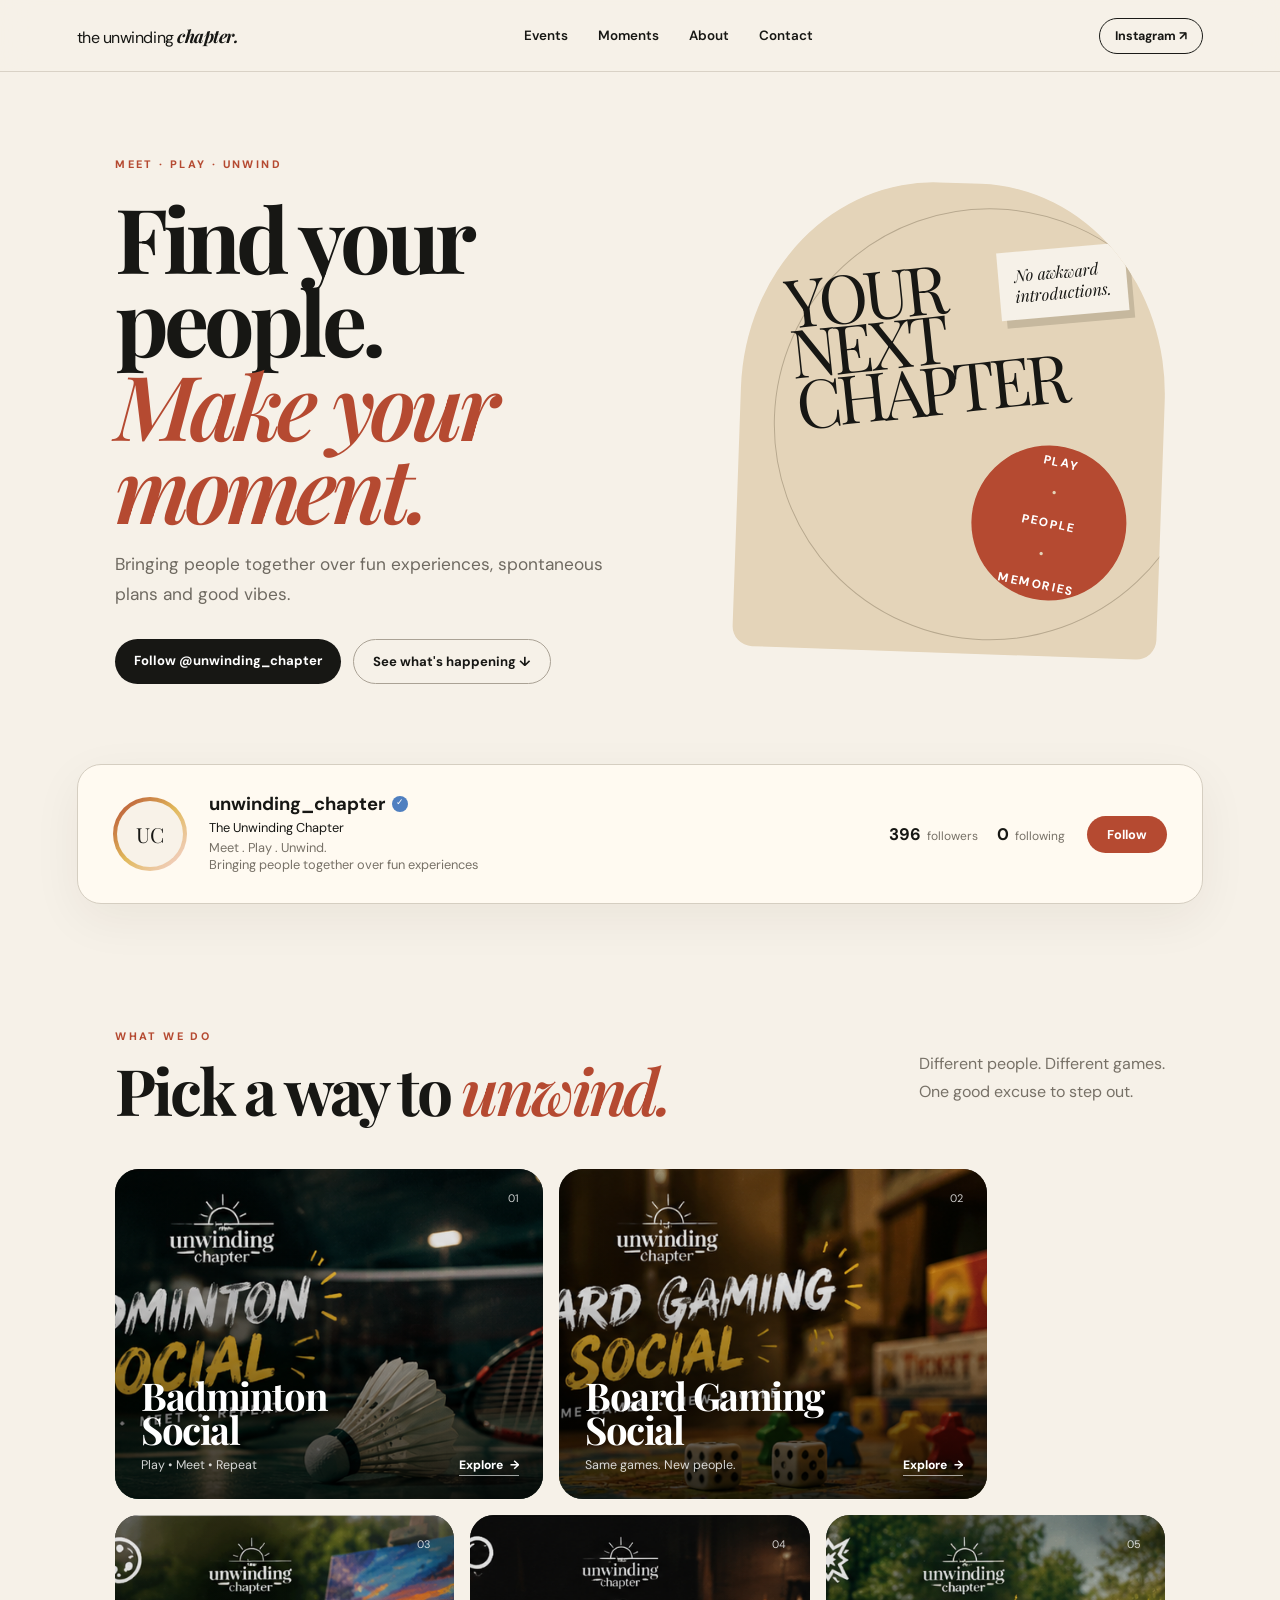
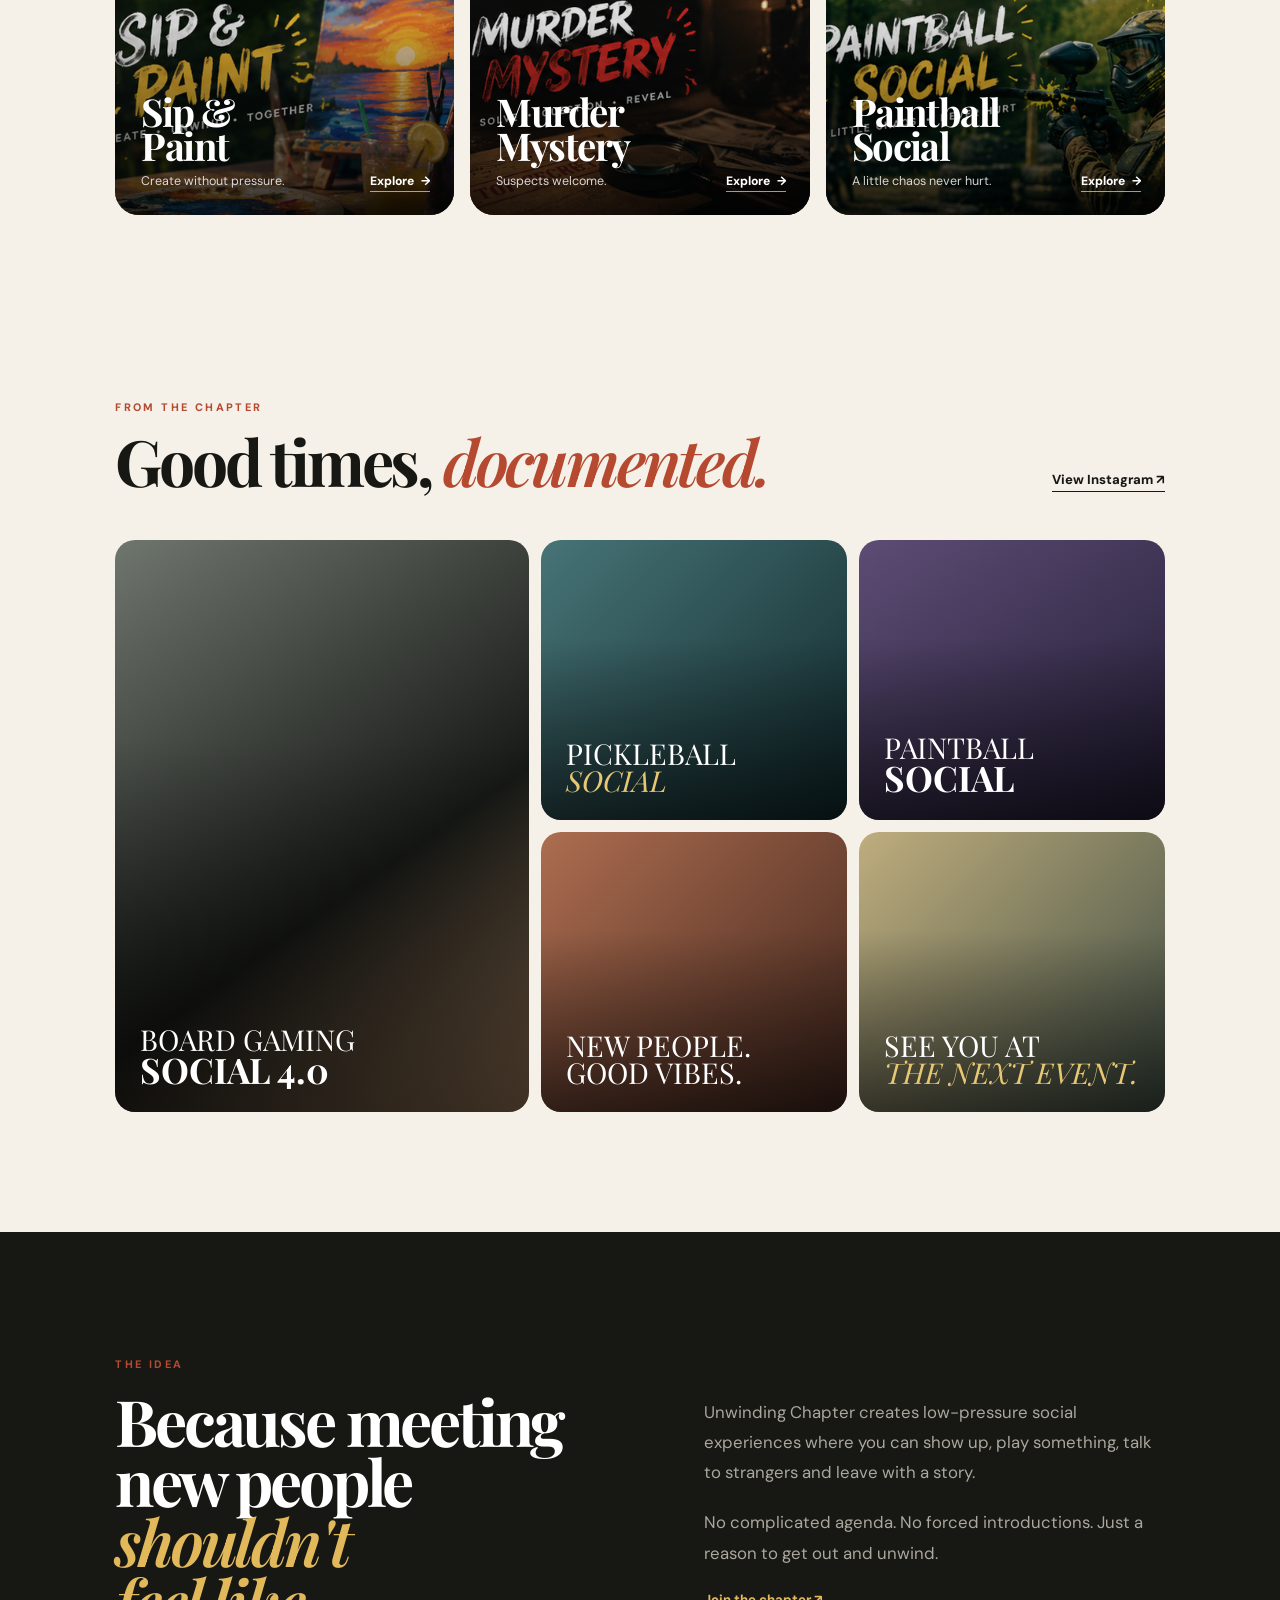
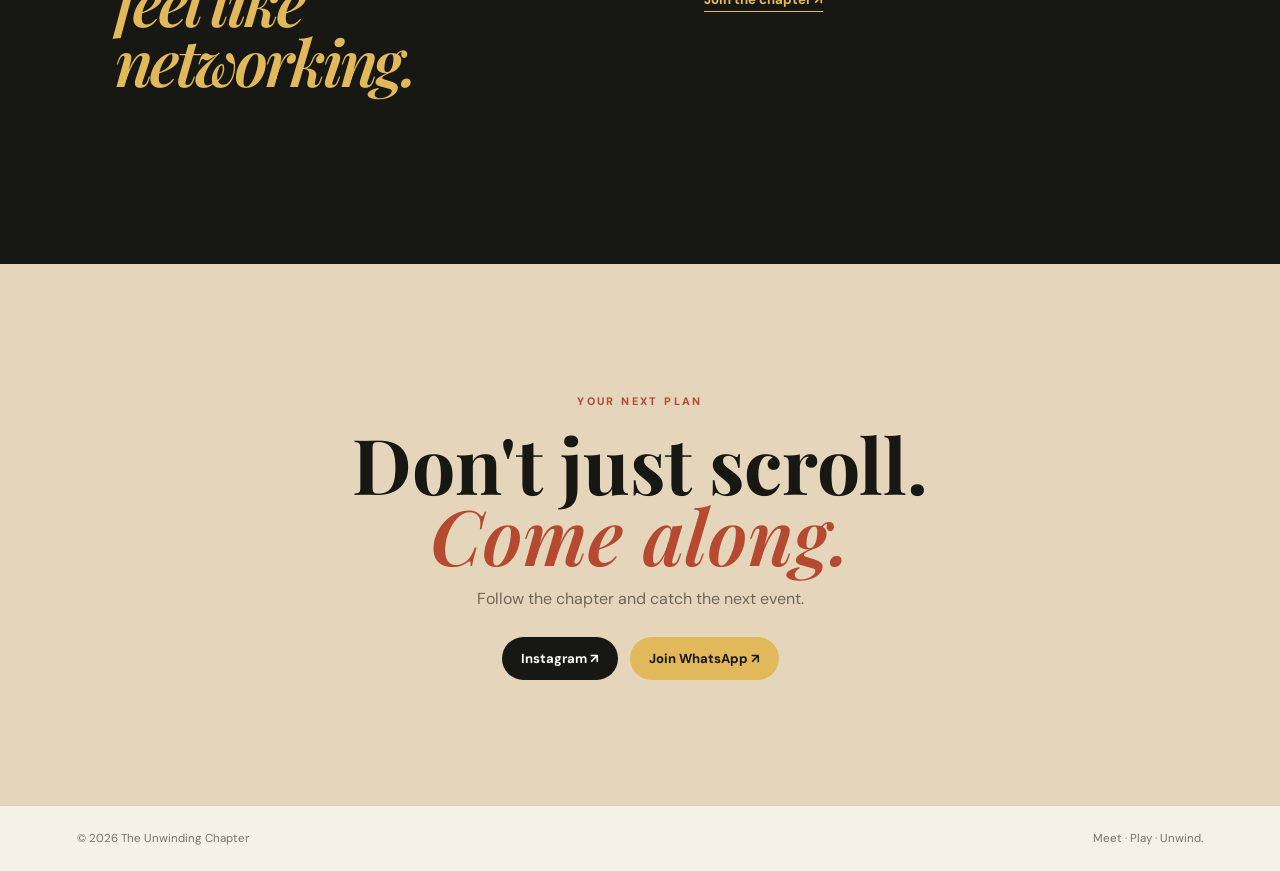
<file: index.html>
<!DOCTYPE html>
<html lang="en">
<head>
<meta charset="UTF-8">
<meta name="viewport" content="width=device-width,initial-scale=1.0">
<meta name="description" content="The Unwinding Chapter — Meet. Play. Unwind.">
<title>The Unwinding Chapter</title>
<link rel="preconnect" href="https://fonts.googleapis.com">
<link rel="preconnect" href="https://fonts.gstatic.com" crossorigin>
<link href="https://fonts.googleapis.com/css2?family=DM+Sans:wght@400;500;600;700;800&family=Playfair+Display:ital,wght@0,600;0,700;1,600;1,700&display=swap" rel="stylesheet">
<link rel="stylesheet" href="style.css">
</head>
<body>

<header class="topbar">
  <a class="logo-text" href="#home">the unwinding <b>chapter.</b></a>
  <nav>
    <a href="#events">Events</a><a href="#moments">Moments</a><a href="#about">About</a><a href="#contact">Contact</a>
  </nav>
  <a class="ig-mini" href="https://www.instagram.com/unwinding_chapter/" target="_blank" rel="noopener">Instagram ↗</a>
</header>

<main>
<section id="home" class="hero">
  <div class="hero-copy">
    <span class="kicker">MEET · PLAY · UNWIND</span>
    <h1>Find your people.<br><i>Make your moment.</i></h1>
    <p>Bringing people together over fun experiences, spontaneous plans and good vibes.</p>
    <div class="hero-actions">
      <a class="button dark" href="https://www.instagram.com/unwinding_chapter/" target="_blank" rel="noopener">Follow @unwinding_chapter</a>
      <a class="button line" href="#events">See what's happening ↓</a>
    </div>
  </div>
  <div class="hero-art">
    <div class="scribble">YOUR<br>NEXT<br>CHAPTER</div>
    <div class="round-sticker">PLAY<br><span>•</span> PEOPLE<br><span>•</span> MEMORIES</div>
    <div class="floating-note">No awkward<br>introductions.</div>
  </div>
</section>

<section class="profile-strip">
  <div class="avatar"><span>UC</span></div>
  <div class="profile-main">
    <div class="profile-title"><h2>unwinding_chapter</h2><span class="verified">✓</span></div>
    <p>The Unwinding Chapter</p>
    <p class="muted">Meet . Play . Unwind.<br>Bringing people together over fun experiences</p>
  </div>
  <div class="stats"><strong>396</strong><span>followers</span><strong>0</strong><span>following</span></div>
  <a class="profile-follow" href="https://www.instagram.com/unwinding_chapter/" target="_blank" rel="noopener">Follow</a>
</section>

<section id="events" class="section">
  <div class="heading-row">
    <div><span class="kicker">WHAT WE DO</span><h2>Pick a way to <i>unwind.</i></h2></div>
    <p>Different people. Different games.<br>One good excuse to step out.</p>
  </div>

  <div class="event-grid">
    <article class="event-card event-01">
      <img src="1.png" alt="Badminton Social" class="event-image">
      <div class="event-overlay"></div>
      <div class="event-content">
        <span class="event-number">01</span>
        <h3>Badminton<br>Social</h3>
        <p>Play • Meet • Repeat</p>
        <a class="explore" href="01_website.html">Explore <span>→</span></a>
      </div>
    </article>

    <article class="event-card event-02">
      <img src="2.png" alt="Board Gaming Social" class="event-image">
      <div class="event-overlay"></div>
      <div class="event-content">
        <span class="event-number">02</span>
        <h3>Board Gaming<br>Social</h3>
        <p>Same games. New people.</p>
        <a class="explore" href="02_website.html">Explore <span>→</span></a>
      </div>
    </article>

    <article class="event-card event-03">
      <img src="3.png" alt="Sip and Paint" class="event-image">
      <div class="event-overlay"></div>
      <div class="event-content">
        <span class="event-number">03</span>
        <h3>Sip &amp;<br>Paint</h3>
        <p>Create without pressure.</p>
        <a class="explore" href="03_website.html">Explore <span>→</span></a>
      </div>
    </article>

    <article class="event-card event-04">
      <img src="4.png" alt="Murder Mystery" class="event-image">
      <div class="event-overlay"></div>
      <div class="event-content">
        <span class="event-number">04</span>
        <h3>Murder<br>Mystery</h3>
        <p>Suspects welcome.</p>
        <a class="explore" href="04_website.html">Explore <span>→</span></a>
      </div>
    </article>

    <article class="event-card event-05">
      <img src="5.png" alt="Paintball Social" class="event-image">
      <div class="event-overlay"></div>
      <div class="event-content">
        <span class="event-number">05</span>
        <h3>Paintball<br>Social</h3>
        <p>A little chaos never hurt.</p>
        <a class="explore" href="05_website.html">Explore <span>→</span></a>
      </div>
    </article>
  </div>
</section>

<section id="moments" class="section moments">
  <div class="heading-row">
    <div><span class="kicker">FROM THE CHAPTER</span><h2>Good times, <i>documented.</i></h2></div>
    <a class="under-link" href="https://www.instagram.com/unwinding_chapter/" target="_blank" rel="noopener">View Instagram ↗</a>
  </div>
  <div class="masonry">
    <div class="tile tile-a"><span>BOARD GAMING<br><b>SOCIAL 4.0</b></span></div>
    <div class="tile tile-b"><span>PICKLEBALL<br><i>SOCIAL</i></span></div>
    <div class="tile tile-c"><span>PAINTBALL<br><b>SOCIAL</b></span></div>
    <div class="tile tile-d"><span>NEW PEOPLE.<br>GOOD VIBES.</span></div>
    <div class="tile tile-e"><span>SEE YOU AT<br><i>THE NEXT EVENT.</i></span></div>
  </div>
</section>

<section id="about" class="about-band">
  <div><span class="kicker">THE IDEA</span><h2>Because meeting<br>new people <i>shouldn't<br>feel like networking.</i></h2></div>
  <div class="about-copy">
    <p>Unwinding Chapter creates low-pressure social experiences where you can show up, play something, talk to strangers and leave with a story.</p>
    <p>No complicated agenda. No forced introductions. Just a reason to get out and unwind.</p>
    <a class="under-link" href="https://www.instagram.com/unwinding_chapter/" target="_blank" rel="noopener">Join the chapter ↗</a>
  </div>
</section>

<section id="contact" class="contact">
  <span class="kicker">YOUR NEXT PLAN</span>
  <h2>Don't just scroll.<br><i>Come along.</i></h2>
  <p>Follow the chapter and catch the next event.</p>
  <div class="contact-actions">
    <a class="button dark" href="https://www.instagram.com/unwinding_chapter/" target="_blank" rel="noopener">Instagram ↗</a>
    <a class="button whatsapp" href="https://chat.whatsapp.com/HWtgDnjjYKCBnIDyESWDEd" target="_blank" rel="noopener">Join WhatsApp ↗</a>
  </div>
</section>
</main>

<footer><span>© <span id="year"></span> The Unwinding Chapter</span><span>Meet · Play · Unwind.</span></footer>
<script>document.getElementById("year").textContent=new Date().getFullYear();</script>
</body>
</html>
</file>
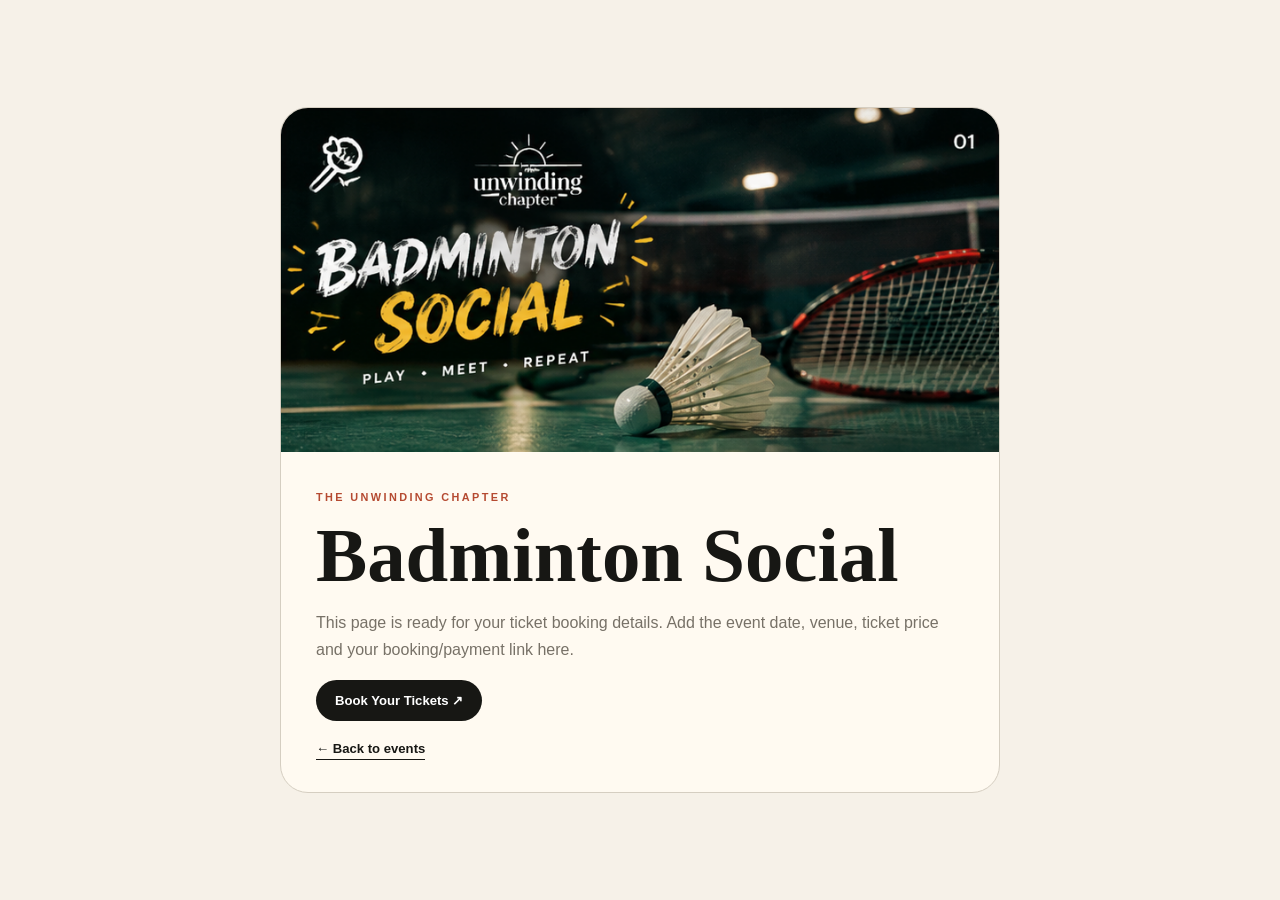
<file: 01_website.html>
<!DOCTYPE html>
<html lang="en">
<head>
<meta charset="UTF-8">
<meta name="viewport" content="width=device-width,initial-scale=1.0">
<title>Badminton Social — The Unwinding Chapter</title>
<link rel="stylesheet" href="style.css">
<style>.ticket-page{min-height:100vh;display:grid;place-items:center;padding:30px;background:#f6f1e8}.ticket-box{max-width:720px;width:100%;background:#fffaf1;border:1px solid #d5cec1;border-radius:28px;overflow:hidden}.ticket-box img{width:100%;max-height:520px;object-fit:cover;display:block}.ticket-content{padding:35px}.ticket-content h1{font-family:"Playfair Display";font-size:clamp(2.5rem,6vw,5rem);line-height:.95;margin:15px 0}.ticket-content p{color:#777167;line-height:1.7}</style>
</head>
<body>
<main class="ticket-page"><div class="ticket-box">
<img src="1.png" alt="Badminton Social">
<div class="ticket-content">
<span class="kicker">THE UNWINDING CHAPTER</span>
<h1>Badminton Social</h1>
<p>This page is ready for your ticket booking details. Add the event date, venue, ticket price and your booking/payment link here.</p>
<a class="button dark" href="#" onclick="alert('Replace this button with your actual ticket booking link.');return false;">Book Your Tickets ↗</a>
<br><br><a class="under-link" href="index.html">← Back to events</a>
</div></div></main>
</body></html>
</file>
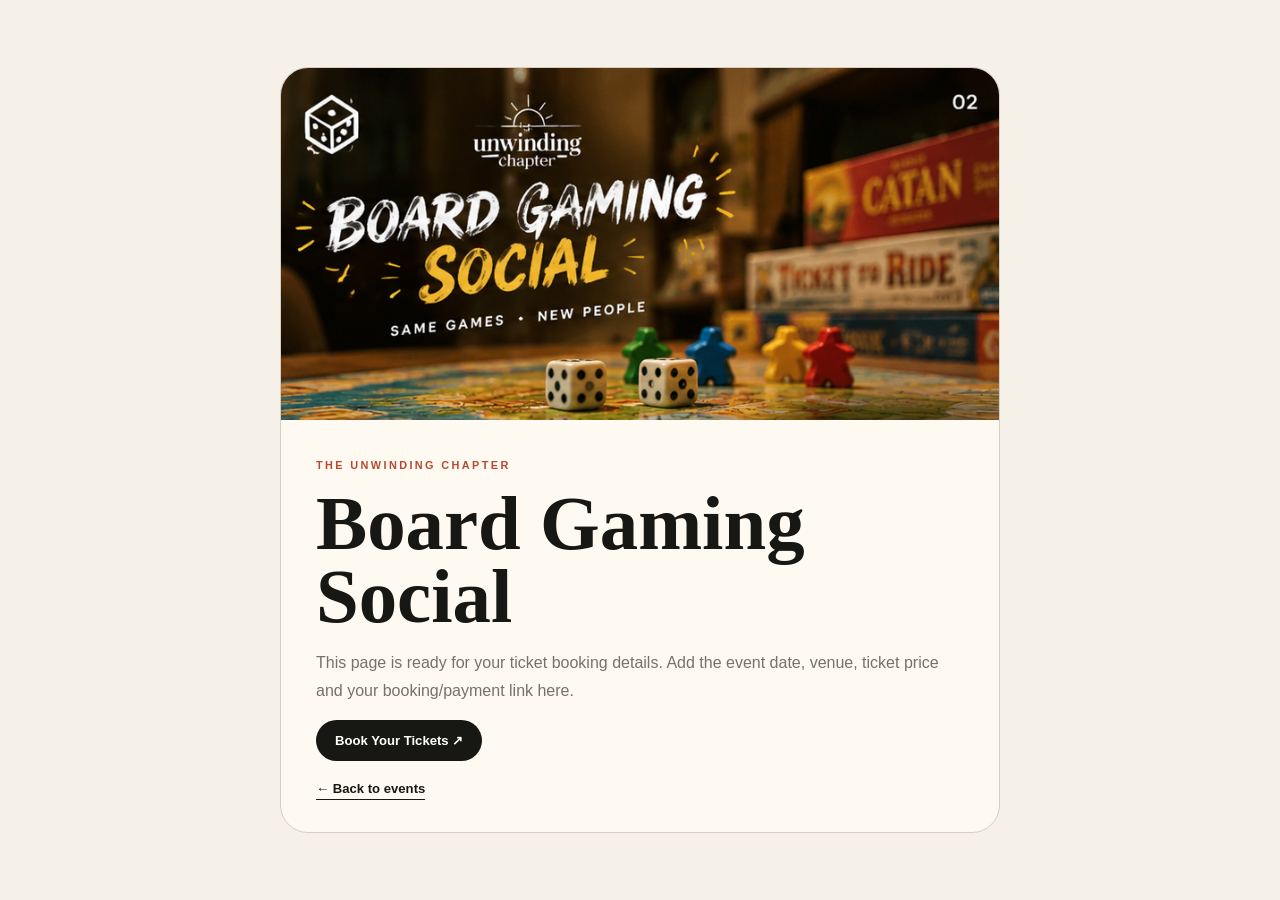
<file: 02_website.html>
<!DOCTYPE html>
<html lang="en">
<head>
<meta charset="UTF-8">
<meta name="viewport" content="width=device-width,initial-scale=1.0">
<title>Board Gaming Social — The Unwinding Chapter</title>
<link rel="stylesheet" href="style.css">
<style>.ticket-page{min-height:100vh;display:grid;place-items:center;padding:30px;background:#f6f1e8}.ticket-box{max-width:720px;width:100%;background:#fffaf1;border:1px solid #d5cec1;border-radius:28px;overflow:hidden}.ticket-box img{width:100%;max-height:520px;object-fit:cover;display:block}.ticket-content{padding:35px}.ticket-content h1{font-family:"Playfair Display";font-size:clamp(2.5rem,6vw,5rem);line-height:.95;margin:15px 0}.ticket-content p{color:#777167;line-height:1.7}</style>
</head>
<body>
<main class="ticket-page"><div class="ticket-box">
<img src="2.png" alt="Board Gaming Social">
<div class="ticket-content">
<span class="kicker">THE UNWINDING CHAPTER</span>
<h1>Board Gaming Social</h1>
<p>This page is ready for your ticket booking details. Add the event date, venue, ticket price and your booking/payment link here.</p>
<a class="button dark" href="#" onclick="alert('Replace this button with your actual ticket booking link.');return false;">Book Your Tickets ↗</a>
<br><br><a class="under-link" href="index.html">← Back to events</a>
</div></div></main>
</body></html>
</file>
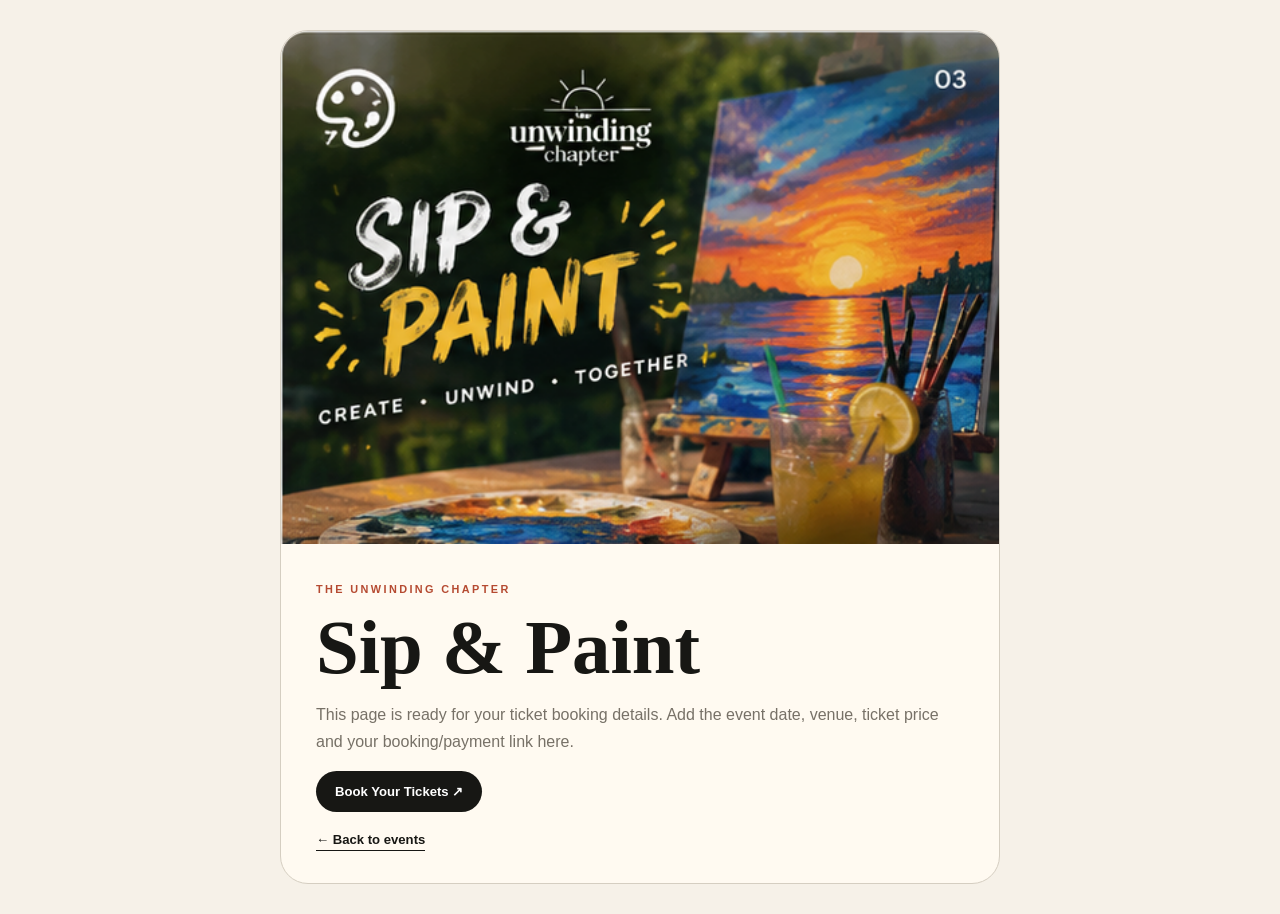
<file: 03_website.html>
<!DOCTYPE html>
<html lang="en">
<head>
<meta charset="UTF-8">
<meta name="viewport" content="width=device-width,initial-scale=1.0">
<title>Sip & Paint — The Unwinding Chapter</title>
<link rel="stylesheet" href="style.css">
<style>.ticket-page{min-height:100vh;display:grid;place-items:center;padding:30px;background:#f6f1e8}.ticket-box{max-width:720px;width:100%;background:#fffaf1;border:1px solid #d5cec1;border-radius:28px;overflow:hidden}.ticket-box img{width:100%;max-height:520px;object-fit:cover;display:block}.ticket-content{padding:35px}.ticket-content h1{font-family:"Playfair Display";font-size:clamp(2.5rem,6vw,5rem);line-height:.95;margin:15px 0}.ticket-content p{color:#777167;line-height:1.7}</style>
</head>
<body>
<main class="ticket-page"><div class="ticket-box">
<img src="3.png" alt="Sip & Paint">
<div class="ticket-content">
<span class="kicker">THE UNWINDING CHAPTER</span>
<h1>Sip & Paint</h1>
<p>This page is ready for your ticket booking details. Add the event date, venue, ticket price and your booking/payment link here.</p>
<a class="button dark" href="#" onclick="alert('Replace this button with your actual ticket booking link.');return false;">Book Your Tickets ↗</a>
<br><br><a class="under-link" href="index.html">← Back to events</a>
</div></div></main>
</body></html>
</file>
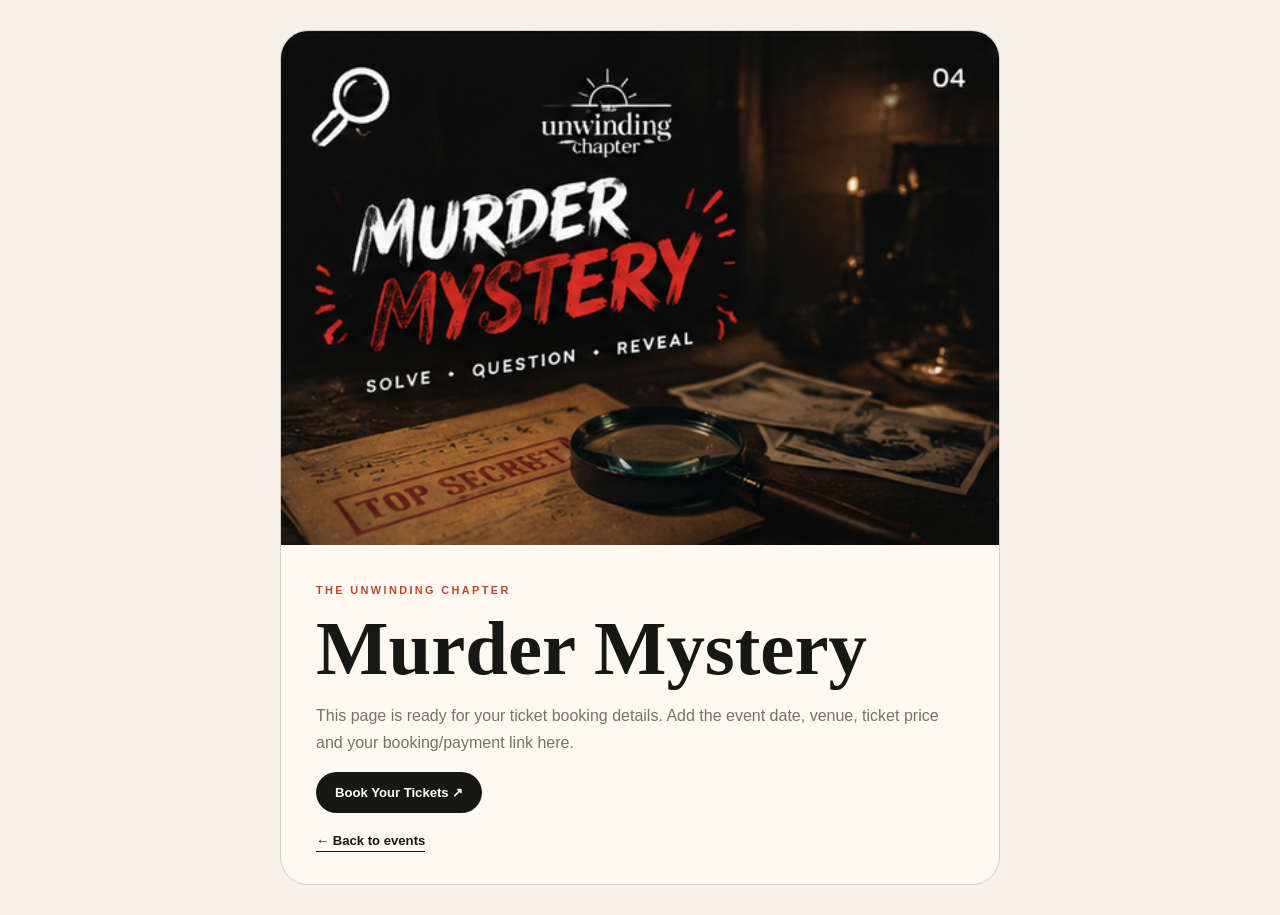
<file: 04_website.html>
<!DOCTYPE html>
<html lang="en">
<head>
<meta charset="UTF-8">
<meta name="viewport" content="width=device-width,initial-scale=1.0">
<title>Murder Mystery — The Unwinding Chapter</title>
<link rel="stylesheet" href="style.css">
<style>.ticket-page{min-height:100vh;display:grid;place-items:center;padding:30px;background:#f6f1e8}.ticket-box{max-width:720px;width:100%;background:#fffaf1;border:1px solid #d5cec1;border-radius:28px;overflow:hidden}.ticket-box img{width:100%;max-height:520px;object-fit:cover;display:block}.ticket-content{padding:35px}.ticket-content h1{font-family:"Playfair Display";font-size:clamp(2.5rem,6vw,5rem);line-height:.95;margin:15px 0}.ticket-content p{color:#777167;line-height:1.7}</style>
</head>
<body>
<main class="ticket-page"><div class="ticket-box">
<img src="4.png" alt="Murder Mystery">
<div class="ticket-content">
<span class="kicker">THE UNWINDING CHAPTER</span>
<h1>Murder Mystery</h1>
<p>This page is ready for your ticket booking details. Add the event date, venue, ticket price and your booking/payment link here.</p>
<a class="button dark" href="#" onclick="alert('Replace this button with your actual ticket booking link.');return false;">Book Your Tickets ↗</a>
<br><br><a class="under-link" href="index.html">← Back to events</a>
</div></div></main>
</body></html>
</file>
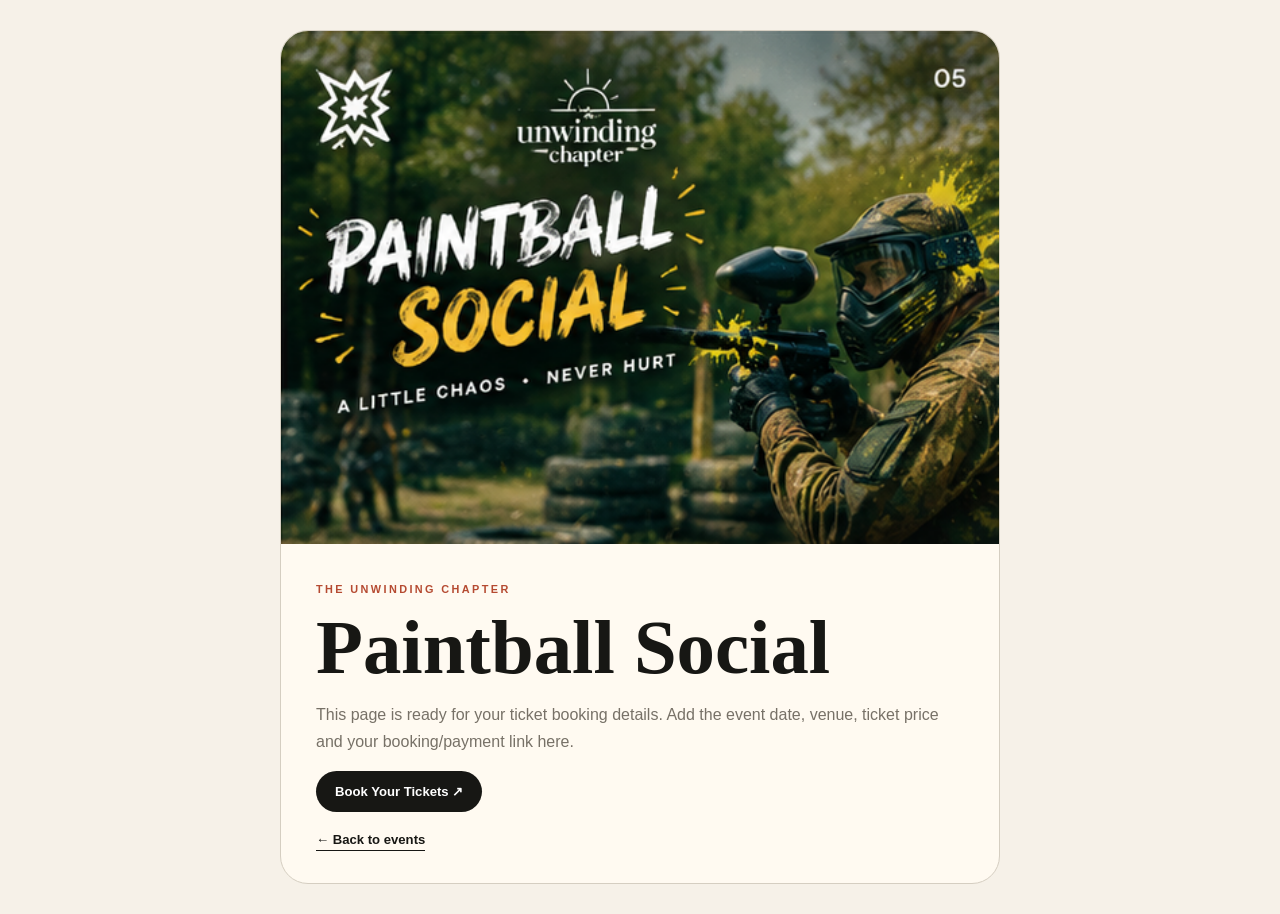
<file: 05_website.html>
<!DOCTYPE html>
<html lang="en">
<head>
<meta charset="UTF-8">
<meta name="viewport" content="width=device-width,initial-scale=1.0">
<title>Paintball Social — The Unwinding Chapter</title>
<link rel="stylesheet" href="style.css">
<style>.ticket-page{min-height:100vh;display:grid;place-items:center;padding:30px;background:#f6f1e8}.ticket-box{max-width:720px;width:100%;background:#fffaf1;border:1px solid #d5cec1;border-radius:28px;overflow:hidden}.ticket-box img{width:100%;max-height:520px;object-fit:cover;display:block}.ticket-content{padding:35px}.ticket-content h1{font-family:"Playfair Display";font-size:clamp(2.5rem,6vw,5rem);line-height:.95;margin:15px 0}.ticket-content p{color:#777167;line-height:1.7}</style>
</head>
<body>
<main class="ticket-page"><div class="ticket-box">
<img src="5.png" alt="Paintball Social">
<div class="ticket-content">
<span class="kicker">THE UNWINDING CHAPTER</span>
<h1>Paintball Social</h1>
<p>This page is ready for your ticket booking details. Add the event date, venue, ticket price and your booking/payment link here.</p>
<a class="button dark" href="#" onclick="alert('Replace this button with your actual ticket booking link.');return false;">Book Your Tickets ↗</a>
<br><br><a class="under-link" href="index.html">← Back to events</a>
</div></div></main>
</body></html>
</file>
<file: style.css>
*{box-sizing:border-box}html{scroll-behavior:smooth}body{margin:0;background:#f6f1e8;color:#171714;font-family:"DM Sans",sans-serif}a{text-decoration:none;color:inherit}.topbar{height:72px;border-bottom:1px solid #d9d2c6;display:flex;align-items:center;justify-content:space-between;padding:0 6vw;position:sticky;top:0;background:rgba(246,241,232,.92);backdrop-filter:blur(15px);z-index:50}.logo-text{font-size:1rem;letter-spacing:-.03em}.logo-text b{font-family:"Playfair Display";font-style:italic;font-size:1.1rem}.topbar nav{display:flex;gap:30px;font-size:.84rem;font-weight:600}.topbar nav a:hover,.under-link:hover{color:#b54a31}.ig-mini{border:1px solid #1b1b18;border-radius:100px;padding:9px 15px;font-size:.78rem;font-weight:700}.hero{min-height:650px;display:grid;grid-template-columns:1.15fr .85fr;padding:80px 9vw;gap:4vw;align-items:center;overflow:hidden}.kicker{font-size:.68rem;letter-spacing:.22em;font-weight:800;color:#b54a31}.hero h1{font-family:"Playfair Display";font-size:clamp(3.5rem,7vw,7rem);line-height:.93;letter-spacing:-.055em;margin:22px 0}.hero h1 i,h2 i{font-weight:600;color:#b54a31}.hero-copy>p{max-width:500px;font-size:1.08rem;color:#6f6a61;line-height:1.7}.hero-actions{display:flex;gap:12px;flex-wrap:wrap;margin-top:30px}.button{display:inline-block;padding:13px 19px;border-radius:100px;font-weight:700;font-size:.82rem}.button.dark{background:#171714;color:#fff}.button.line{border:1px solid #aaa295}.button.whatsapp{background:#e1b95b}.hero-art{height:470px;position:relative;background:#e4d4b9;border-radius:45% 45% 20px 20px;overflow:hidden;transform:rotate(2deg)}.hero-art:before{content:"";position:absolute;width:430px;height:430px;border:1px solid #b8a98f;border-radius:50%;left:8%;top:5%}.scribble{font-family:"Playfair Display";font-size:4.2rem;line-height:.75;letter-spacing:-.07em;position:absolute;left:11%;top:17%;transform:rotate(-8deg)}.round-sticker{position:absolute;right:8%;bottom:12%;width:155px;height:155px;border-radius:50%;background:#b54a31;color:#fff;display:grid;place-items:center;text-align:center;font-size:.75rem;letter-spacing:.15em;font-weight:800;line-height:1.5;transform:rotate(10deg)}.round-sticker span{color:#e4d4b9}.floating-note{position:absolute;right:10%;top:13%;background:#f6f1e8;padding:13px 16px;font-family:"Playfair Display";font-style:italic;transform:rotate(-7deg);box-shadow:5px 8px 0 #c6b89e}.profile-strip{margin:0 6vw;padding:27px 35px;border:1px solid #d5cec1;border-radius:24px;background:#fffaf1;display:grid;grid-template-columns:auto 1fr auto auto;gap:22px;align-items:center;box-shadow:0 15px 50px rgba(55,42,20,.06)}.avatar{width:74px;height:74px;border-radius:50%;background:linear-gradient(135deg,#b54a31,#e1b95b,#f6d5dc);padding:4px}.avatar span{width:100%;height:100%;border-radius:50%;background:#f8f2e8;display:grid;place-items:center;font-family:"Playfair Display";font-size:1.3rem}.profile-title{display:flex;align-items:center;gap:7px}.profile-main h2{font-size:1.15rem;margin:0}.profile-main p{margin:3px 0;font-size:.8rem}.muted{color:#777167}.verified{background:#4f7fc0;color:white;border-radius:50%;font-size:.55rem;width:16px;height:16px;text-align:center}.stats{display:flex;gap:6px;align-items:baseline;font-size:.75rem;color:#777167}.stats strong{font-size:1.05rem;color:#171714;margin-left:13px}.profile-follow{background:#b54a31;color:white;padding:10px 20px;border-radius:100px;font-size:.8rem;font-weight:700}.section{padding:120px 9vw}.heading-row{display:flex;justify-content:space-between;align-items:end;margin-bottom:48px}.heading-row h2{font-family:"Playfair Display";font-size:clamp(2.6rem,5vw,5rem);line-height:.95;margin:15px 0 0;letter-spacing:-.05em}.heading-row>p{color:#777167;line-height:1.7}.event-grid{display:grid;grid-template-columns:repeat(12,1fr);gap:16px}.event-card{position:relative;min-height:300px;border-radius:24px;overflow:hidden;background:#222;isolation:isolate;transition:transform .3s ease,box-shadow .3s ease}.event-card:hover{transform:translateY(-7px);box-shadow:0 22px 45px rgba(0,0,0,.15)}.event-01,.event-02{grid-column:span 5;min-height:330px}.event-03,.event-04,.event-05{grid-column:span 4}.event-image{position:absolute;inset:0;width:100%;height:100%;object-fit:cover;z-index:-2;transition:transform .55s ease}.event-card:hover .event-image{transform:scale(1.06)}.event-overlay{position:absolute;inset:0;z-index:-1;background:linear-gradient(180deg,rgba(0,0,0,.08) 0%,rgba(0,0,0,.12) 35%,rgba(0,0,0,.78) 100%)}.event-content{height:100%;min-height:inherit;padding:26px;display:flex;flex-direction:column;justify-content:flex-end;color:#fff}.event-number{position:absolute;right:24px;top:22px;font-size:.68rem;color:#fff;opacity:.8}.event-content h3{font-family:"Playfair Display";font-size:clamp(1.9rem,3vw,3rem);line-height:.9;margin:0 0 10px;letter-spacing:-.04em}.event-content p{font-size:.78rem;margin:0;opacity:.82}.explore{position:absolute;right:24px;bottom:23px;color:#fff;font-size:.76rem;font-weight:800;border-bottom:1px solid rgba(255,255,255,.6);padding-bottom:2px}.explore span{display:inline-block;margin-left:4px}.moments{padding-top:60px}.under-link{font-size:.82rem;font-weight:800;border-bottom:1px solid currentColor;padding-bottom:3px}.masonry{display:grid;grid-template-columns:1.15fr .85fr .85fr;grid-template-rows:280px 280px;gap:12px}.tile{border-radius:20px;overflow:hidden;position:relative;padding:25px;display:flex;align-items:end;font-family:"Playfair Display";font-size:1.8rem;line-height:.95}.tile:after{content:"";position:absolute;inset:0;background:linear-gradient(transparent 35%,rgba(0,0,0,.6))}.tile span{position:relative;z-index:2;color:white}.tile b{font-size:2.2rem}.tile i{color:#e7c774}.tile-a{grid-row:span 2;background:linear-gradient(145deg,#6f766e,#171916 60%,#9b7959)}.tile-b{background:linear-gradient(135deg,#477477,#10282b)}.tile-c{background:linear-gradient(145deg,#5d4c75,#201b32)}.tile-d{background:linear-gradient(135deg,#ad6d50,#40251c)}.tile-e{background:linear-gradient(135deg,#bfad7d,#3e4c42)}.about-band{background:#171714;color:#fff;padding:120px 9vw;display:grid;grid-template-columns:1fr 1fr;gap:10vw}.about-band h2{font-family:"Playfair Display";font-size:clamp(2.8rem,5vw,5.2rem);line-height:.94;letter-spacing:-.05em;margin-top:18px}.about-band h2 i{color:#e1b95b}.about-copy{padding-top:45px;max-width:520px;color:#aaa79d}.about-copy p{font-size:1.05rem;line-height:1.8;margin:0 0 20px}.about-copy .under-link{color:#e1b95b}.contact{text-align:center;padding:125px 20px;background:#e5d6bb}.contact h2{font-family:"Playfair Display";font-size:clamp(3rem,6vw,6rem);line-height:.92;margin:18px 0}.contact p{color:#6f6658}.contact-actions{display:flex;justify-content:center;gap:12px;margin-top:28px;flex-wrap:wrap}footer{border-top:1px solid #d5cdbf;padding:25px 6vw;display:flex;justify-content:space-between;font-size:.72rem;color:#777167}@media(max-width:850px){.topbar{padding:0 5vw}.topbar nav{display:none}.hero{grid-template-columns:1fr;padding:65px 7vw}.hero-art{height:390px;margin-top:15px}.profile-strip{margin:0 5vw;grid-template-columns:auto 1fr;gap:15px}.stats{grid-column:2}.profile-follow{grid-column:1/-1;text-align:center}.section{padding:85px 7vw}.heading-row{display:block}.heading-row>p{margin-top:20px}.event-grid{display:grid;grid-template-columns:1fr 1fr}.event-01,.event-02,.event-03,.event-04,.event-05{grid-column:auto;min-height:270px}.masonry{grid-template-columns:1fr 1fr;grid-template-rows:220px 220px 220px}.tile-a{grid-row:span 2}.tile-e{grid-column:span 2}.about-band{grid-template-columns:1fr;padding:85px 7vw}.about-copy{padding-top:0}.scribble{font-size:3rem}.round-sticker{width:125px;height:125px;font-size:.62rem}}@media(max-width:540px){.hero h1{font-size:3.45rem}.hero-art{height:330px}.profile-strip{padding:20px}.event-grid{grid-template-columns:1fr}.event-01,.event-02,.event-03,.event-04,.event-05{min-height:290px}.masonry{grid-template-columns:1fr;grid-template-rows:260px 220px 220px 220px 220px}.tile-a{grid-row:auto}.tile-e{grid-column:auto}.topbar .logo-text{font-size:.88rem}.ig-mini{padding:8px 11px}.heading-row h2{font-size:3rem}footer{flex-direction:column;gap:7px}}
</file>
